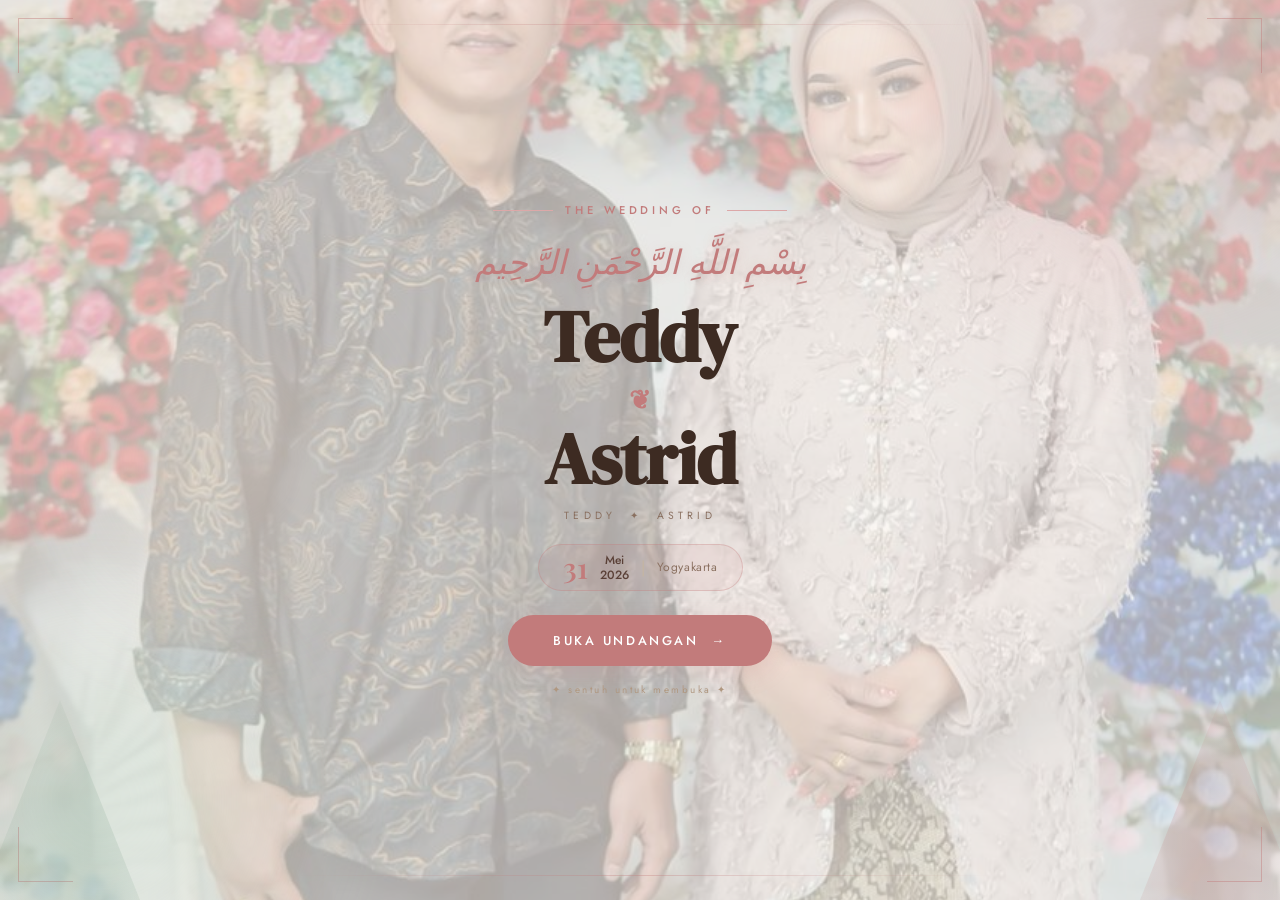
<file: index.html>
<!DOCTYPE html>
<html lang="id">

<head>
  <meta charset="UTF-8" />
  <meta name="viewport" content="width=device-width, initial-scale=1.0" />
  <title>Undangan Pernikahan — Teddy & Astrid</title>
  <link rel="stylesheet" href="style.css" />
  <link rel="preconnect" href="https://fonts.googleapis.com" />
  <link rel="preconnect" href="https://fonts.gstatic.com" crossorigin />
  <link
    href="https://fonts.googleapis.com/css2?family=Playfair+Display:ital,wght@0,400;0,600;0,700;1,400;1,600&family=DM+Serif+Display:ital@0;1&family=Jost:wght@300;400;500&display=swap"
    rel="stylesheet" />
</head>

<body>

  <!-- ========== COVER PAGE ========== -->
  <section id="cover-page" class="page cover-page">
    <div class="cover-bg-shapes">
      <div class="bg-blob b1"></div>
      <div class="bg-blob b2"></div>
      <div class="bg-blob b3"></div>
    </div>
    <div class="petals-container" id="petals-bg"></div>

    <div class="cover-frame">
      <div class="cf-corner tl"></div>
      <div class="cf-corner tr"></div>
      <div class="cf-corner bl"></div>
      <div class="cf-corner br"></div>
      <div class="cf-side-h top"></div>
      <div class="cf-side-h bottom"></div>
    </div>

    <div class="cover-content">
      <div class="cover-eyebrow reveal-up delay-1">
        <span class="ey-line"></span>
        <span class="ey-text">The Wedding of</span>
        <span class="ey-line"></span>
      </div>

      <p class="bismillah-cover reveal-fade delay-2">بِسْمِ اللَّهِ الرَّحْمَنِ الرَّحِيم</p>

      <h1 class="cover-names reveal-up delay-3">
        <span class="cn-name">Teddy</span>
        <span class="cn-amp">❦</span>
        <span class="cn-name">Astrid</span>
      </h1>

      <div class="cover-monogram reveal-fade delay-4">Teddy &nbsp;✦&nbsp; Astrid</div>

      <div class="cover-date-strip reveal-up delay-4">
        <span class="cds-num">31</span>
        <div class="cds-text">
          <span>Mei</span>
          <span>2026</span>
        </div>
        <span class="cds-sep">|</span>
        <span class="cds-loc">Yogyakarta</span>
      </div>

      <div class="guest-cover" id="guestDisplay" style="display:none;">
        <p class="gc-to">Kepada Yth.</p>
        <p class="gc-name" id="guestNameCover">—</p>
      </div>

      <button class="cover-btn reveal-up delay-5" onclick="openInvitation()">
        Buka Undangan &nbsp;→
      </button>
      <p class="cover-hint reveal-fade delay-6">✦ sentuh untuk membuka ✦</p>
    </div>

    <div class="leaf-deco leaf-l"></div>
    <div class="leaf-deco leaf-r"></div>
  </section>

  <!-- ========== INVITATION PAGE ========== -->
  <section id="invitation-page" class="page invitation-page hidden">

    <audio id="bgMusic" loop>
      <source src="Westlife - Beautiful in white (Lyrics).mp3" type="audio/mpeg" />
    </audio>

    <!-- Floating Action Buttons -->
    <div class="fab-group">
      <button class="fab music-fab" id="musicBtn" onclick="toggleMusic()" title="Musik">
        <span id="musicIcon">♪</span>
      </button>
    </div>

    <div class="petals-container" id="petals-inv"></div>

    <!-- Side Nav Dots -->
    <nav class="section-nav">
      <button onclick="scrollToSection('hero')" class="nd active" title="Beranda"></button>
      <button onclick="scrollToSection('couple')" class="nd" title="Mempelai"></button>
      <button onclick="scrollToSection('event')" class="nd" title="Acara"></button>
      <button onclick="scrollToSection('gallery')" class="nd" title="Galeri"></button>
      <button onclick="scrollToSection('wishes')" class="nd" title="Ucapan"></button>
    </nav>

    <!-- ─── HERO ─── -->
    <div class="inv-section s-hero" id="hero">
      <div class="petals-container" id="petals-hero"></div>
      <div class="inv-corner-frame">
        <div class="cf-corner tl sm"></div>
        <div class="cf-corner tr sm"></div>
        <div class="cf-corner bl sm"></div>
        <div class="cf-corner br sm"></div>
      </div>
      <div class="section-content text-center">
        <p class="bismillah-inv">بِسْمِ اللَّهِ الرَّحْمَنِ الرَّحِيم</p>
        <p class="inv-greeting">Assalamu'alaikum Warahmatullahi Wabarakatuh</p>
        <div class="slim-div"><span></span><span class="sd-gem">✦</span><span></span></div>
        <p class="inv-intro">Dengan memohon rahmat dan ridho Allah SWT, kami mengundang</p>
        <div class="guest-card" id="guestCard">
          <p class="guest-prefix">Bapak / Ibu / Saudara/i</p>
          <p class="guest-name" id="guestNameInv">Seluruh Tamu Undangan</p>
        </div>
        <p class="inv-intro">untuk hadir memberikan doa restu pada pernikahan kami</p>
        <h2 class="inv-couple">
          <span>Teddy</span>
          <span class="ic-sep">❦</span>
          <span>Astrid, S.Pd</span>
        </h2>
      </div>
    </div>

    <!-- ─── COUPLE ─── -->
    <div class="inv-section s-alt" id="couple">
      <div class="section-content">
        <div class="sec-hdr scroll-reveal">
          <span class="sh-ln"></span>
          <h3 class="sh-ttl">Mempelai</h3><span class="sh-ln"></span>
        </div>
        <div class="couple-wrap">
          <div class="cp-card scroll-reveal">
            <div class="cp-frame">
              <img src="mempelai pria.jpg" alt="Foto Mempelai Pria - Teddy" class="cp-img"
                onerror="this.style.display='none';this.nextElementSibling.style.display='flex';" />
              <div class="cp-fallback groom-fb"><span>RS</span></div>
              <div class="cp-ring"></div>
              <div class="cp-badge">Mempelai Pria</div>
            </div>
            <div class="cp-info">
              <h4 class="cp-fullname">Teddy</h4>
              <p class="cp-sub">Putra pertama dari</p>
              <p class="cp-parents">Bapak Abdrahim &amp; Ibu Idamaris</p>
            </div>
          </div>

          <div class="cp-center scroll-reveal">
            <div class="cpc-inner">
              <span class="cpc-icon">💍</span>
              <p class="cpc-txt">bersatu dalam<br>ikatan suci</p>
            </div>
          </div>

          <div class="cp-card scroll-reveal delay-1">
            <div class="cp-frame">
              <img src="mempelai wanita.jpg" alt="Foto Mempelai Wanita - Astrid, S.Pd" class="cp-img"
                onerror="this.style.display='none';this.nextElementSibling.style.display='flex';" />
              <div class="cp-fallback bride-fb"><span>NP</span></div>
              <div class="cp-ring"></div>
              <div class="cp-badge bride-badge">Mempelai Wanita</div>
            </div>
            <div class="cp-info">
              <h4 class="cp-fullname">Astrid, S.Pd</h4>
              <p class="cp-sub">Putri pertama dari</p>
              <p class="cp-parents">Bapak Zainuddin &amp; Ibu Sumiati</p>
            </div>
          </div>
        </div>
      </div>
    </div>

    <!-- ─── EVENT ─── -->
    <div class="inv-section s-alt" id="event">
      <div class="section-content">
        <div class="sec-hdr scroll-reveal">
          <span class="sh-ln"></span>
          <h3 class="sh-ttl">Rangkaian Acara</h3><span class="sh-ln"></span>
        </div>

        <div class="event-grid">
          <div class="ev-card scroll-reveal">
            <div class="ev-top">
              <span class="ev-badge akad">Akad Nikah</span>
              <span class="ev-icon">🏠</span>
            </div>
            <ul class="ev-details">
              <li><span class="evd-ico">📅</span> Minggu, 31 Mei 2026</li>
              <li><span class="evd-ico">⏰</span> 08.00 – 10.00 WITA</li>
              <li><span class="evd-ico">📍</span> Rumah Linrungloe, Desa bangkalaloe,kec.bontoramba,kab.Jeneponto</li>
            </ul>
            <div class="countdown" data-target="2026-06-14T08:00:00">
              <p class="cd-lbl-top">Hitung Mundur</p>
              <div class="cd-row">
                <div class="cd-unit"><span class="cd-n" data-unit="d">00</span><span class="cd-l">Hari</span></div>
                <span class="cd-col">:</span>
                <div class="cd-unit"><span class="cd-n" data-unit="h">00</span><span class="cd-l">Jam</span></div>
                <span class="cd-col">:</span>
                <div class="cd-unit"><span class="cd-n" data-unit="m">00</span><span class="cd-l">Menit</span></div>
                <span class="cd-col">:</span>
                <div class="cd-unit"><span class="cd-n" data-unit="s">00</span><span class="cd-l">Detik</span></div>
              </div>
          </div>

          <div class="ev-card scroll-reveal delay-1">
            <div class="ev-top">
              <span class="ev-badge resepsi">Resepsi</span>
              <span class="ev-icon">🎊</span>
            </div>
            <ul class="ev-details">
              <li><span class="evd-ico">📅</span> Minggu, 31 Mei 2026</li>
              <li><span class="evd-ico">⏰</span> 08.00-10.00 WITA</li>
              <li><span class="evd-ico">📍</span> Rumah. Linrungloe,desa bangkalaloe,Kec. Bontoramba,Kab. Jeneponto</li>
            </ul>
            <div class="countdown" data-target="2026-06-14T11:00:00">
              <p class="cd-lbl-top">Hitung Mundur</p>
              <div class="cd-row">
                <div class="cd-unit"><span class="cd-n" data-unit="d">00</span><span class="cd-l">Hari</span></div>
                <span class="cd-col">:</span>
                <div class="cd-unit"><span class="cd-n" data-unit="h">00</span><span class="cd-l">Jam</span></div>
                <span class="cd-col">:</span>
                <div class="cd-unit"><span class="cd-n" data-unit="m">00</span><span class="cd-l">Menit</span></div>
                <span class="cd-col">:</span>
                <div class="cd-unit"><span class="cd-n" data-unit="s">00</span><span class="cd-l">Detik</span></div>
              </div>
          </div>
        </div>

        <blockquote class="ayat-box scroll-reveal">
          <p class="ayat-txt">"Dan di antara tanda-tanda kebesaran-Nya ialah Dia menciptakan pasangan-pasangan untukmu
            dari jenismu sendiri, agar kamu merasa tenteram kepadanya, dan Dia menjadikan di antaramu rasa kasih dan
            sayang."</p>
          <footer class="ayat-src">— QS. Ar-Rum : 21</footer>
        </blockquote>
      </div>
    </div>

    <!-- ─── GALLERY ─── -->
    <div class="inv-section s-gallery" id="gallery">
      <div class="section-content">
        <div class="sec-hdr scroll-reveal">
          <span class="sh-ln"></span>
          <h3 class="sh-ttl">Galeri Foto</h3><span class="sh-ln"></span>
        </div>
        <p class="gal-sub scroll-reveal">Momen berharga yang kami abadikan bersama</p>
        <div class="gal-grid">
          <div class="gi tall scroll-reveal">
            <img src="Foto1.jpg" alt="Foto Prewedding 1 - Teddy & Astrid" loading="lazy"
              onerror="this.style.display='none';this.nextElementSibling.style.display='flex';" />
            <div class="gi-ph"><span>📸</span></div>
            <div class="gi-ov">Teddy &amp; Astrid</div>
          </div>
          <div class="gi scroll-reveal delay-1">
            <img src="Foto2.jpg" alt="Foto Prewedding 2 - Teddy & Astrid" loading="lazy"
              onerror="this.style.display='none';this.nextElementSibling.style.display='flex';" />
            <div class="gi-ph"><span>📸</span></div>
            <div class="gi-ov">Teddy &amp; Astrid</div>
          </div>
          <div class="gi scroll-reveal delay-1">
            <img src="Foto3.jpg" alt="Foto Prewedding 3 - Teddy & Astrid" loading="lazy"
              onerror="this.style.display='none';this.nextElementSibling.style.display='flex';" />
            <div class="gi-ph"><span>📸</span></div>
            <div class="gi-ov">Teddy &amp; Astrid</div>
          </div>
          <div class="gi scroll-reveal delay-2">
            <img src="Foto4.jpg" alt="Foto Prewedding 4 - Teddy & Astrid" loading="lazy"
              onerror="this.style.display='none';this.nextElementSibling.style.display='flex';" />
            <div class="gi-ph"><span>📸</span></div>
            <div class="gi-ov">Teddy &amp; Astrid</div>
          </div>
          <div class="gi wide scroll-reveal delay-2">
            <img src="Foto5.jpg" alt="Foto Prewedding 5 - Teddy & Astrid" loading="lazy"
              onerror="this.style.display='none';this.nextElementSibling.style.display='flex';" />
            <div class="gi-ph"><span>📸</span></div>
            <div class="gi-ov">Teddy &amp; Astrid</div>
          </div>
          <div class="gi scroll-reveal delay-3">
            <img src="Foto6.jpg" alt="Foto Prewedding 6 - Teddy & Astrid" loading="lazy"
              onerror="this.style.display='none';this.nextElementSibling.style.display='flex';" />
            <div class="gi-ph"><span>📸</span></div>
            <div class="gi-ov">Teddy &amp; Astrid</div>
          </div>
          <div class="gi wide scroll-reveal delay-2">
            <img src="Foto7.jpg" alt="Foto Prewedding 5 - Teddy & Astrid" loading="lazy"
              onerror="this.style.display='none';this.nextElementSibling.style.display='flex';" />
            <div class="gi-ph"><span>📸</span></div>
            <div class="gi-ov">Teddy &amp; Astrid</div>
          </div>
          <div class="gi wide scroll-reveal delay-2">
            <img src="Foto8.jpg" alt="Foto Prewedding 5 - Teddy & Astrid" loading="lazy"
              onerror="this.style.display='none';this.nextElementSibling.style.display='flex';" />
            <div class="gi-ph"><span>📸</span></div>
            <div class="gi-ov">Teddy &amp; Astrid</div>
          </div>
        </div>
      </div>
    </div>

    <!-- ─── HADIAH ─── -->
    <div class="inv-section s-hadiah" id="hadiah">
      <div class="section-content">
        <div class="sec-hdr scroll-reveal">
          <span class="sh-ln"></span>
          <h3 class="sh-ttl">Hadiah Pernikahan</h3>
          <span class="sh-ln"></span>
        </div>
        <p class="hadiah-sub scroll-reveal">— Amplop Digital —</p>

        <div class="hadiah-intro scroll-reveal">
          <span class="hi-icon">🎁</span>
          <p class="hi-text">Doa dan kehadiran Anda adalah hadiah terbaik bagi kami.<br>
            Namun jika Anda ingin memberikan hadiah, silakan transfer melalui rekening berikut.</p>
        </div>

        <div class="rekening-grid">

          <!-- Mempelai Pria -->
          <div class="rek-card scroll-reveal">
            <div class="rek-header groom-hdr">
              <div class="rek-avatar g">RS</div>
              <div class="rek-identity">
                <p class="rek-role g">Mempelai Pria</p>
                <p class="rek-name">Teddy</p>
              </div>
            </div>
            <div class="rek-body">
              <div class="rek-bank-row">
                <div class="rek-bank-logo rek-bca">BCA</div>
                <span class="rek-bank-name">Bank BCA</span>
              </div>
              <p class="rek-norek-lbl">Nomor Rekening</p>
              <p class="rek-norek" id="norek-groom">7325 5665 15</p>
              <p class="rek-atas-nama">a.n. Teddy</p>
              <button class="rek-copy-btn g" onclick="copyRek('norek-groom', this)">Salin Nomor Rekening</button>
            </div>
          </div>

          <!-- Mempelai Wanita -->
          <div class="rek-card scroll-reveal delay-1">
            <div class="rek-header bride-hdr">
              <div class="rek-avatar b">NP</div>
              <div class="rek-identity">
                <p class="rek-role b">Mempelai Wanita</p>
                <p class="rek-name">Astrid, S.Pd</p>
              </div>
            </div>
            <div class="rek-body">
              <div class="rek-bank-row">
                <div class="rek-bank-logo rek-bri">BRI</div>
                <span class="rek-bank-name">Bank BRI</span>
              </div>
              <p class="rek-norek-lbl">Nomor Rekening</p>
              <p class="rek-norek" id="norek-bride">8104 0103 8367 537</p>
              <p class="rek-atas-nama">a.n. Astrid</p>
              <button class="rek-copy-btn b" onclick="copyRek('norek-bride', this)">Salin Nomor Rekening</button>
            </div>
          </div>

        </div>

        <div class="hadiah-note scroll-reveal">
          <p>Mohon tuliskan nama Anda sebagai keterangan transfer.</p>
          <p>Jazakumullahu khairan atas kebaikan dan doa yang tulus. 🤍</p>
        </div>
      </div>
    </div>

    <!-- ─── WISHES ─── -->
    <div class="inv-section s-wishes" id="wishes">
      <div class="section-content">
        <div class="sec-hdr scroll-reveal">
          <span class="sh-ln"></span>
          <h3 class="sh-ttl">Ucapan &amp; Doa</h3><span class="sh-ln"></span>
        </div>
        <p class="wish-sub scroll-reveal">Doa dan ucapan tulus dari Anda sangat berarti bagi kami</p>

        <form class="wish-form scroll-reveal" onsubmit="submitWish(event)">
          <div class="form-row-2">
            <div class="form-grp">
              <label>Nama</label>
              <input type="text" id="wishName" placeholder="Nama Anda..." required />
            </div>
            <div class="form-grp">
              <label>Kehadiran</label>
              <select id="wishAttend">
                <option value="hadir">✅ Insya Allah Hadir</option>
                <option value="tidak">❌ Tidak Dapat Hadir</option>
                <option value="ragu">🤔 Masih Ragu</option>
              </select>
            </div>
          </div>
          <div class="form-grp">
            <label>Ucapan &amp; Doa</label>
            <textarea id="wishMessage" rows="3" placeholder="Tulis doa dan ucapan tulus untuk mempelai..."></textarea>
          </div>
          <button type="submit" class="wish-btn">Kirim Ucapan ✦</button>
        </form>

        <div class="wish-list" id="wishesList"></div>
      </div>
    </div>

    <!-- ─── FOOTER ─── -->
    <footer class="inv-footer">
      <div class="ft-floral">✿ ❦ ✿</div>
      <h3 class="ft-names">Teddy &amp; Astrid</h3>
      <p class="ft-msg">Merupakan suatu kehormatan dan kebahagiaan bagi kami apabila Bapak/Ibu/Saudara/i berkenan hadir
        untuk memberikan doa restu.</p>
      <p class="ft-closing">Wassalamu'alaikum Warahmatullahi Wabarakatuh</p>
      <div class="ft-floral">✿ ❦ ✿</div>
      <p class="ft-date">Minggu, 31 Mei 2026</p>

      <!-- ─── Credit Designer ─── -->
      <div class="ft-designer">
        <p class="ft-design-by">Design by <span>Zhald_Design</span></p>
        <div class="ft-socials">
          <a href="https://instagram.com/rijald_elimanafe" target="_blank" class="ft-social-btn ig">
            <svg width="15" height="15" viewBox="0 0 24 24" fill="currentColor">
              <path
                d="M12 2.163c3.204 0 3.584.012 4.85.07 3.252.148 4.771 1.691 4.919 4.919.058 1.265.069 1.645.069 4.849 0 3.205-.012 3.584-.069 4.849-.149 3.225-1.664 4.771-4.919 4.919-1.266.058-1.644.07-4.85.07-3.204 0-3.584-.012-4.849-.07-3.26-.149-4.771-1.699-4.919-4.92-.058-1.265-.07-1.644-.07-4.849 0-3.204.013-3.583.07-4.849.149-3.227 1.664-4.771 4.919-4.919 1.266-.057 1.645-.069 4.849-.069zm0-2.163c-3.259 0-3.667.014-4.947.072-4.358.2-6.78 2.618-6.98 6.98-.059 1.281-.073 1.689-.073 4.948 0 3.259.014 3.668.072 4.948.2 4.358 2.618 6.78 6.98 6.98 1.281.058 1.689.072 4.948.072 3.259 0 3.668-.014 4.948-.072 4.354-.2 6.782-2.618 6.979-6.98.059-1.28.073-1.689.073-4.948 0-3.259-.014-3.667-.072-4.947-.196-4.354-2.617-6.78-6.979-6.98-1.281-.059-1.69-.073-4.949-.073zm0 5.838c-3.403 0-6.162 2.759-6.162 6.162s2.759 6.163 6.162 6.163 6.162-2.759 6.162-6.163c0-3.403-2.759-6.162-6.162-6.162zm0 10.162c-2.209 0-4-1.79-4-4 0-2.209 1.791-4 4-4s4 1.791 4 4c0 2.21-1.791 4-4 4zm6.406-11.845c-.796 0-1.441.645-1.441 1.44s.645 1.44 1.441 1.44c.795 0 1.439-.645 1.439-1.44s-.644-1.44-1.439-1.44z" />
            </svg>
            @rijald_elimanafe
          </a>
          <a href="https://wa.me/628218912203" target="_blank" class="ft-social-btn wa">
            <svg width="15" height="15" viewBox="0 0 24 24" fill="currentColor">
              <path
                d="M17.472 14.382c-.297-.149-1.758-.867-2.03-.967-.273-.099-.471-.148-.67.15-.197.297-.767.966-.94 1.164-.173.199-.347.223-.644.075-.297-.15-1.255-.463-2.39-1.475-.883-.788-1.48-1.761-1.653-2.059-.173-.297-.018-.458.13-.606.134-.133.298-.347.446-.52.149-.174.198-.298.298-.497.099-.198.05-.371-.025-.52-.075-.149-.669-1.612-.916-2.207-.242-.579-.487-.5-.669-.51-.173-.008-.371-.01-.57-.01-.198 0-.52.074-.792.372-.272.297-1.04 1.016-1.04 2.479 0 1.462 1.065 2.875 1.213 3.074.149.198 2.096 3.2 5.077 4.487.709.306 1.262.489 1.694.625.712.227 1.36.195 1.871.118.571-.085 1.758-.719 2.006-1.413.248-.694.248-1.289.173-1.413-.074-.124-.272-.198-.57-.347m-5.421 7.403h-.004a9.87 9.87 0 01-5.031-1.378l-.361-.214-3.741.982.998-3.648-.235-.374a9.86 9.86 0 01-1.51-5.26c.001-5.45 4.436-9.884 9.888-9.884 2.64 0 5.122 1.03 6.988 2.898a9.825 9.825 0 012.893 6.994c-.003 5.45-4.437 9.884-9.885 9.884m8.413-18.297A11.815 11.815 0 0012.05 0C5.495 0 .16 5.335.157 11.892c0 2.096.547 4.142 1.588 5.945L.057 24l6.305-1.654a11.882 11.882 0 005.683 1.448h.005c6.554 0 11.89-5.335 11.893-11.893a11.821 11.821 0 00-3.48-8.413z" />
            </svg>
            0821 8912 203
          </a>
        </div>
      </div>
    </footer>

  </section>

  <div class="page-transition" id="pageTransition"></div>
  <script src="script.js"></script>
</body>

</html>
</file>
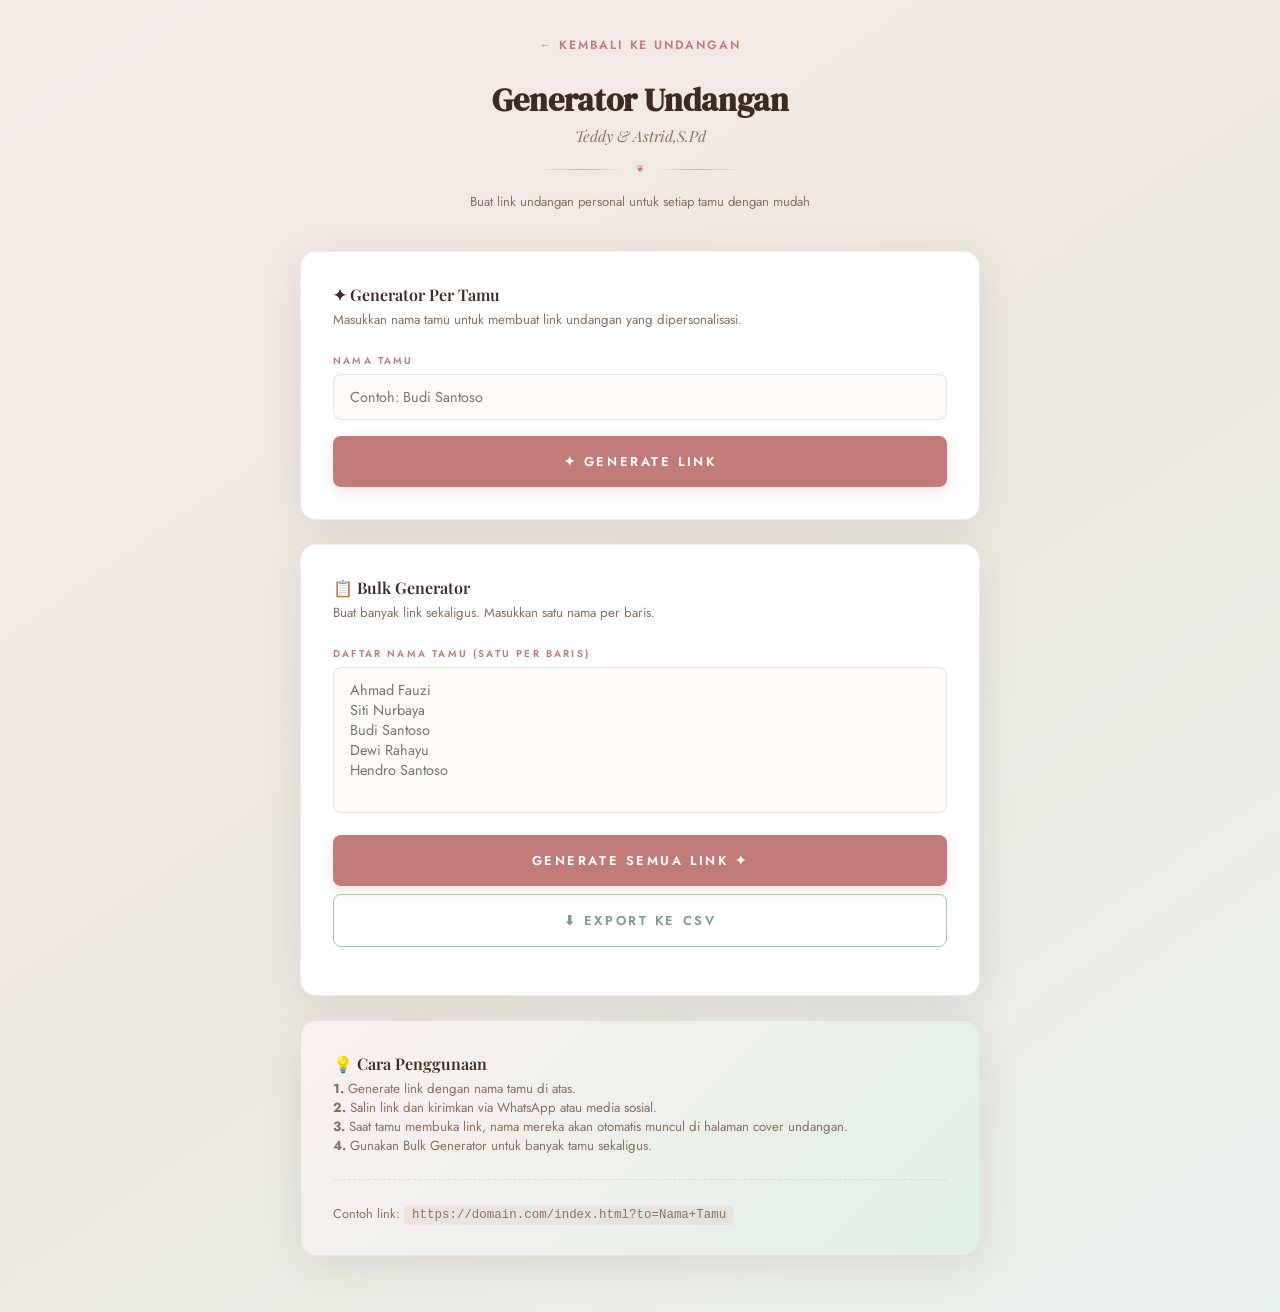
<file: generator.html>
<!DOCTYPE html>
<html lang="id">
<head>
  <meta charset="UTF-8" />
  <meta name="viewport" content="width=device-width, initial-scale=1.0" />
  <title>Generator Undangan — Teddy & Astrid,S.Pd</title>
  <link rel="preconnect" href="https://fonts.googleapis.com" />
  <link rel="preconnect" href="https://fonts.gstatic.com" crossorigin />
  <link href="https://fonts.googleapis.com/css2?family=Playfair+Display:ital,wght@0,400;0,600;1,400&family=DM+Serif+Display:ital@0;1&family=Jost:wght@300;400;500;600&display=swap" rel="stylesheet" />
  <style>
    :root {
      --rose:        #C27B7B;
      --rose-light:  #DCA8A8;
      --rose-pale:   #F2DADA;
      --rose-ultra:  #FBF0F0;
      --sage:        #7A9E87;
      --sage-light:  #A8C4B0;
      --sage-pale:   #DFF0E5;
      --warm-white:  #FDFAF7;
      --warm-cream:  #F6EFE6;
      --warm-sand:   #EBE0D0;
      --warm-brown:  #7A5C4A;
      --text-h:      #3D2B22;
      --text-body:   #5A4037;
      --text-soft:   #8A7060;
      --shadow-rose: rgba(194,123,123,0.22);
      --ff-display:  'Playfair Display', serif;
      --ff-heading:  'DM Serif Display', serif;
      --ff-body:     'Jost', sans-serif;
      --t:           all 0.35s cubic-bezier(0.25,0.46,0.45,0.94);
    }

    *, *::before, *::after { box-sizing: border-box; margin: 0; padding: 0; }
    body {
      font-family: var(--ff-body);
      background: linear-gradient(145deg, #F7EBE8 0%, #EDE8E0 50%, #E8F0EC 100%);
      min-height: 100vh; color: var(--text-body);
      padding: 2rem 1rem;
    }

    .gen-wrapper {
      max-width: 680px; margin: 0 auto;
    }

    /* Header */
    .gen-header { text-align: center; margin-bottom: 2.5rem; }
    .gen-back-link {
      display: inline-flex; align-items: center; gap: 0.4rem;
      font-size: 0.75rem; letter-spacing: 0.15em; text-transform: uppercase;
      color: var(--rose); font-weight: 600;
      text-decoration: none; margin-bottom: 1.5rem;
      transition: var(--t);
    }
    .gen-back-link:hover { color: #B06A6A; transform: translateX(-3px); }

    .gen-logo { font-family: var(--ff-heading); font-size: 2rem; color: var(--text-h); margin-bottom: 0.25rem; }
    .gen-tagline { font-family: var(--ff-display); font-style: italic; font-size: 0.95rem; color: var(--text-soft); }

    .gen-divider {
      display: flex; align-items: center; gap: 0.75rem;
      max-width: 200px; margin: 1rem auto;
    }
    .gen-divider span:not(.gd-dot) { flex: 1; height: 1px; background: linear-gradient(90deg, transparent, var(--rose-light), transparent); }
    .gd-dot { color: var(--rose); font-size: 0.6rem; }

    /* Card */
    .gen-card {
      background: #fff; border-radius: 16px; padding: 2rem;
      border: 1px solid rgba(194,123,123,0.15);
      box-shadow: 0 8px 40px rgba(61,43,34,0.1);
      margin-bottom: 1.5rem;
    }

    .card-title {
      font-family: var(--ff-display); font-size: 1rem; font-weight: 600;
      color: var(--text-h); margin-bottom: 0.3rem; display: flex; align-items: center; gap: 0.5rem;
    }
    .card-desc { font-size: 0.83rem; color: var(--text-soft); margin-bottom: 1.5rem; }

    /* Form */
    .form-grp { margin-bottom: 1rem; }
    .form-grp label {
      display: block; font-size: 0.62rem; letter-spacing: 0.22em;
      text-transform: uppercase; color: var(--rose); margin-bottom: 0.4rem; font-weight: 600;
    }
    .form-grp input,
    .form-grp textarea {
      width: 100%; background: var(--warm-white);
      border: 1.5px solid rgba(194,123,123,0.2); border-radius: 8px;
      padding: 0.75rem 1rem; font-family: var(--ff-body);
      font-size: 0.9rem; color: var(--text-h); outline: none;
      transition: var(--t); resize: none;
    }
    .form-grp input:focus,
    .form-grp textarea:focus {
      border-color: var(--rose); box-shadow: 0 0 0 3px rgba(194,123,123,0.12);
    }

    /* Buttons */
    .btn-primary {
      width: 100%; background: var(--rose); color: #fff;
      font-family: var(--ff-body); font-size: 0.8rem; letter-spacing: 0.2em;
      text-transform: uppercase; font-weight: 600;
      border: none; padding: 1rem; border-radius: 8px;
      cursor: pointer; transition: var(--t);
      box-shadow: 0 4px 16px var(--shadow-rose);
    }
    .btn-primary:hover { background: #B06A6A; transform: translateY(-2px); box-shadow: 0 8px 24px var(--shadow-rose); }

    .btn-secondary {
      width: 100%; background: transparent;
      border: 1.5px solid var(--sage-light); color: var(--sage);
      font-family: var(--ff-body); font-size: 0.8rem; letter-spacing: 0.2em;
      text-transform: uppercase; font-weight: 600;
      padding: 1rem; border-radius: 8px;
      cursor: pointer; transition: var(--t); margin-top: 0.5rem;
    }
    .btn-secondary:hover { background: var(--sage); color: #fff; border-color: var(--sage); }

    /* Result box */
    .result-box {
      background: var(--rose-ultra); border: 1px solid rgba(194,123,123,0.2);
      border-radius: 10px; padding: 1.25rem; margin-top: 1.25rem; display: none;
    }
    .result-label { font-size: 0.62rem; letter-spacing: 0.2em; text-transform: uppercase; color: var(--rose); font-weight: 600; margin-bottom: 0.5rem; display: block; }

    .link-row { display: flex; gap: 0.5rem; margin-bottom: 0.75rem; }
    .link-row input {
      flex: 1; background: #fff; border: 1px solid rgba(194,123,123,0.2);
      border-radius: 6px; padding: 0.6rem 0.85rem; font-size: 0.82rem;
      color: var(--text-soft); outline: none; min-width: 0;
    }
    .copy-btn {
      background: var(--rose); color: #fff; border: none;
      padding: 0.6rem 1.1rem; border-radius: 6px; cursor: pointer;
      font-size: 0.8rem; font-family: var(--ff-body); font-weight: 600;
      transition: var(--t); white-space: nowrap;
    }
    .copy-btn:hover { background: #B06A6A; }

    .preview-card {
      background: #fff; border-radius: 8px; padding: 1rem 1.25rem;
      font-family: var(--ff-display); font-style: italic;
      font-size: 0.9rem; color: var(--text-soft); margin-bottom: 0.75rem;
      border: 1px solid rgba(194,123,123,0.12);
      line-height: 1.6;
    }

    /* Share buttons */
    .share-row { display: flex; gap: 0.5rem; flex-wrap: wrap; }
    .share-wa {
      flex: 1; background: #25D366; color: #fff; border: none;
      padding: 0.7rem 1rem; border-radius: 7px; cursor: pointer;
      font-size: 0.8rem; font-family: var(--ff-body); font-weight: 600;
      display: flex; align-items: center; justify-content: center; gap: 0.4rem;
      transition: var(--t); min-width: 130px;
    }
    .share-wa:hover { background: #128C7E; }
    .share-copy {
      flex: 1; background: var(--warm-cream); border: 1px solid var(--warm-sand);
      color: var(--text-body); padding: 0.7rem 1rem; border-radius: 7px;
      cursor: pointer; font-size: 0.8rem; font-family: var(--ff-body); font-weight: 500;
      transition: var(--t); min-width: 130px;
    }
    .share-copy:hover { background: var(--rose); color: #fff; border-color: var(--rose); }

    /* Divider */
    .section-sep { border: none; border-top: 1px dashed rgba(194,123,123,0.2); margin: 1.5rem 0; }

    /* Bulk */
    .bulk-results {
      display: flex; flex-direction: column; gap: 0.4rem;
      max-height: 280px; overflow-y: auto; margin-top: 1rem;
    }
    .bulk-item {
      display: flex; align-items: center; justify-content: space-between; gap: 0.5rem;
      background: var(--warm-white); border: 1px solid rgba(194,123,123,0.12);
      border-radius: 7px; padding: 0.55rem 0.9rem;
    }
    .bi-num  { font-size: 0.65rem; color: var(--text-soft); min-width: 20px; font-weight: 600; }
    .bi-name { font-size: 0.85rem; color: var(--text-body); flex: 1; min-width: 0; overflow: hidden; text-overflow: ellipsis; white-space: nowrap; }
    .bi-btn  {
      background: none; border: 1px solid rgba(194,123,123,0.3); color: var(--rose);
      padding: 0.22rem 0.65rem; border-radius: 5px; cursor: pointer; font-size: 0.72rem;
      font-family: var(--ff-body); transition: var(--t); flex-shrink: 0;
    }
    .bi-btn:hover { background: var(--rose); color: #fff; }
    .bi-wa {
      background: none; border: 1px solid rgba(37,211,102,0.4); color: #25D366;
      padding: 0.22rem 0.65rem; border-radius: 5px; cursor: pointer; font-size: 0.72rem;
      font-family: var(--ff-body); transition: var(--t); flex-shrink: 0;
    }
    .bi-wa:hover { background: #25D366; color: #fff; }

    /* Export */
    .export-btn {
      display: inline-flex; align-items: center; gap: 0.5rem;
      background: var(--sage); color: #fff; border: none;
      padding: 0.7rem 1.5rem; border-radius: 7px; cursor: pointer;
      font-size: 0.78rem; font-family: var(--ff-body); font-weight: 600;
      letter-spacing: 0.1em; transition: var(--t); margin-top: 0.75rem;
    }
    .export-btn:hover { background: #5F8A70; }

    /* Stats */
    .stats-bar { display: flex; gap: 1rem; margin-top: 1rem; flex-wrap: wrap; }
    .stat-pill {
      background: var(--rose-ultra); border: 1px solid rgba(194,123,123,0.2);
      border-radius: 20px; padding: 0.35rem 0.9rem;
      font-size: 0.78rem; color: var(--rose); font-weight: 500;
    }

    /* Toast */
    #toast {
      position: fixed; bottom: 2rem; left: 50%; transform: translateX(-50%) translateY(15px);
      background: var(--text-h); color: var(--rose-pale);
      font-family: var(--ff-body); font-size: 0.8rem; letter-spacing: 0.08em;
      padding: 0.65rem 1.5rem; border-radius: 30px;
      border: 1px solid rgba(194,123,123,0.3);
      z-index: 999; opacity: 0; pointer-events: none;
      transition: opacity 0.3s ease, transform 0.3s ease;
      box-shadow: 0 6px 24px rgba(61,43,34,0.3);
    }

    /* Scrollbar */
    ::-webkit-scrollbar { width: 5px; }
    ::-webkit-scrollbar-track { background: var(--warm-cream); }
    ::-webkit-scrollbar-thumb { background: var(--rose-light); border-radius: 5px; }
  </style>
</head>
<body>

<div class="gen-wrapper">

  <!-- Header -->
  <div class="gen-header">
    <a href="index.html" class="gen-back-link">← Kembali ke Undangan</a>
    <h1 class="gen-logo">Generator Undangan</h1>
    <p class="gen-tagline">Teddy &amp; Astrid,S.Pd</p>
    <div class="gen-divider">
      <span></span><span class="gd-dot">❦</span><span></span>
    </div>
    <p style="font-size:0.82rem;color:var(--text-soft);">Buat link undangan personal untuk setiap tamu dengan mudah</p>
  </div>

  <!-- Single Generator -->
  <div class="gen-card">
    <h2 class="card-title">✦ Generator Per Tamu</h2>
    <p class="card-desc">Masukkan nama tamu untuk membuat link undangan yang dipersonalisasi.</p>

    <div class="form-grp">
      <label>Nama Tamu</label>
      <input type="text" id="singleName" placeholder="Contoh: Budi Santoso" oninput="clearResult()" />
    </div>
    <button class="btn-primary" onclick="generateSingle()">✦ Generate Link</button>

    <div class="result-box" id="singleResult">
      <span class="result-label">Link Undangan Tamu:</span>
      <div class="link-row">
        <input type="text" id="singleLink" readonly />
        <button class="copy-btn" onclick="copyText('singleLink')">Salin</button>
      </div>
      <span class="result-label">Preview Undangan:</span>
      <div class="preview-card" id="singlePreview"></div>
      <div class="share-row">
        <button class="share-wa" onclick="shareWA()">
          <svg width="16" height="16" viewBox="0 0 24 24" fill="currentColor"><path d="M17.472 14.382c-.297-.149-1.758-.867-2.03-.967-.273-.099-.471-.148-.67.15-.197.297-.767.966-.94 1.164-.173.199-.347.223-.644.075-.297-.15-1.255-.463-2.39-1.475-.883-.788-1.48-1.761-1.653-2.059-.173-.297-.018-.458.13-.606.134-.133.298-.347.446-.52.149-.174.198-.298.298-.497.099-.198.05-.371-.025-.52-.075-.149-.669-1.612-.916-2.207-.242-.579-.487-.5-.669-.51-.173-.008-.371-.01-.57-.01-.198 0-.52.074-.792.372-.272.297-1.04 1.016-1.04 2.479 0 1.462 1.065 2.875 1.213 3.074.149.198 2.096 3.2 5.077 4.487.709.306 1.262.489 1.694.625.712.227 1.36.195 1.871.118.571-.085 1.758-.719 2.006-1.413.248-.694.248-1.289.173-1.413-.074-.124-.272-.198-.57-.347m-5.421 7.403h-.004a9.87 9.87 0 01-5.031-1.378l-.361-.214-3.741.982.998-3.648-.235-.374a9.86 9.86 0 01-1.51-5.26c.001-5.45 4.436-9.884 9.888-9.884 2.64 0 5.122 1.03 6.988 2.898a9.825 9.825 0 012.893 6.994c-.003 5.45-4.437 9.884-9.885 9.884m8.413-18.297A11.815 11.815 0 0012.05 0C5.495 0 .16 5.335.157 11.892c0 2.096.547 4.142 1.588 5.945L.057 24l6.305-1.654a11.882 11.882 0 005.683 1.448h.005c6.554 0 11.89-5.335 11.893-11.893a11.821 11.821 0 00-3.48-8.413z"/></svg>
          Share WhatsApp
        </button>
        <button class="share-copy" onclick="copyText('singleLink')">📋 Salin Link</button>
      </div>
    </div>
  </div>

  <!-- Bulk Generator -->
  <div class="gen-card">
    <h2 class="card-title">📋 Bulk Generator</h2>
    <p class="card-desc">Buat banyak link sekaligus. Masukkan satu nama per baris.</p>

    <div class="form-grp">
      <label>Daftar Nama Tamu (satu per baris)</label>
      <textarea id="bulkNames" rows="6" placeholder="Ahmad Fauzi&#10;Siti Nurbaya&#10;Budi Santoso&#10;Dewi Rahayu&#10;Hendro Santoso"></textarea>
    </div>
    <button class="btn-primary" onclick="generateBulk()">Generate Semua Link ✦</button>
    <button class="btn-secondary" onclick="exportCSV()">⬇ Export ke CSV</button>

    <div class="stats-bar" id="bulkStats" style="display:none;">
      <span class="stat-pill" id="statTotal"></span>
    </div>

    <div class="bulk-results" id="bulkResults"></div>
  </div>

  <!-- Info Card -->
  <div class="gen-card" style="background: linear-gradient(135deg, var(--rose-ultra), var(--sage-pale));">
    <h2 class="card-title">💡 Cara Penggunaan</h2>
    <p class="card-desc" style="margin-bottom:0;">
      <strong>1.</strong> Generate link dengan nama tamu di atas.<br>
      <strong>2.</strong> Salin link dan kirimkan via WhatsApp atau media sosial.<br>
      <strong>3.</strong> Saat tamu membuka link, nama mereka akan otomatis muncul di halaman cover undangan.<br>
      <strong>4.</strong> Gunakan Bulk Generator untuk banyak tamu sekaligus.
    </p>
    <hr class="section-sep" />
    <p style="font-size:0.8rem; color:var(--text-soft);">
      Contoh link: <code style="background:rgba(194,123,123,0.1); padding:0.15rem 0.5rem; border-radius:4px; font-size:0.78rem;">https://domain.com/index.html?to=Nama+Tamu</code>
    </p>
  </div>

</div>

<div id="toast"></div>

<script>
  // Base URL points to index.html, NOT generator.html
  function getBase() {
    const url = new URL(window.location.href);
    url.pathname = url.pathname.replace("generator.html", "index.html");
    url.search = "";
    url.hash = "";
    return url.toString();
  }

  function buildLink(name) {
    return getBase() + "?to=" + encodeURIComponent(name);
  }

  function generateSingle() {
    const name = document.getElementById("singleName").value.trim();
    if (!name) { showToast("⚠ Masukkan nama tamu terlebih dahulu"); return; }

    const url = buildLink(name);
    document.getElementById("singleLink").value = url;
    document.getElementById("singlePreview").innerHTML =
      `Kepada Yth. <strong>${esc(name)}</strong><br><em>— Undangan Pernikahan Teddy & Astrid —</em>`;
    document.getElementById("singleResult").style.display = "block";
    document.getElementById("singleResult").scrollIntoView({ behavior: "smooth", block: "nearest" });
  }

  function clearResult() {
    document.getElementById("singleResult").style.display = "none";
  }

  function shareWA() {
    const name = document.getElementById("singleName").value.trim();
    const url  = document.getElementById("singleLink").value;
    if (!url) return;

    const msg = `Assalamu'alaikum Wr. Wb. 🌸\n\nKepada Yth.\n*${name}*\n\nDengan penuh sukacita, kami mengundang Bapak/Ibu/Saudara/i untuk hadir dalam pernikahan kami:\n\n💍 *Teddy & Astrid,S.Pd*\n📅 Minggu, 31 Mei 2026\n📍 Yogyakarta\n\nUndangan digital:\n${url}\n\nKehadiran Anda adalah kebahagiaan kami 🌸\nWassalamu'alaikum Wr. Wb.`;
    window.open("https://wa.me/?text=" + encodeURIComponent(msg), "_blank");
  }

  function generateBulk() {
    const raw   = document.getElementById("bulkNames").value.trim();
    const names = raw.split("\n").map(n => n.trim()).filter(Boolean);
    if (!names.length) { showToast("⚠ Masukkan setidaknya satu nama"); return; }

    const container = document.getElementById("bulkResults");
    container.innerHTML = "";

    names.forEach((name, i) => {
      const url = buildLink(name);
      const item = document.createElement("div");
      item.className = "bulk-item";
      item.innerHTML = `
        <span class="bi-num">${i + 1}.</span>
        <span class="bi-name" title="${esc(name)}">${esc(name)}</span>
        <button class="bi-wa"   onclick="shareWABulk('${esc(url)}','${esc(name)}')">WA</button>
        <button class="bi-btn"  onclick="copyText2('${esc(url)}')">Salin</button>
      `;
      container.appendChild(item);
    });

    const stats = document.getElementById("bulkStats");
    document.getElementById("statTotal").textContent = `${names.length} link dibuat`;
    stats.style.display = "flex";
    showToast(`✦ ${names.length} link berhasil dibuat!`);
  }

  function shareWABulk(url, name) {
    const msg = `Assalamu'alaikum Wr. Wb. 🌸\n\nKepada Yth.\n*${name}*\n\nKami mengundang Anda dalam pernikahan kami:\n\n💍 *Teddy & Astrid,S.Pd*\n📅 Minggu, 31 Mei 2026\n\n${url}\n\nWassalamu'alaikum Wr. Wb. 🌸`;
    window.open("https://wa.me/?text=" + encodeURIComponent(msg), "_blank");
  }

  function exportCSV() {
    const raw   = document.getElementById("bulkNames").value.trim();
    const names = raw.split("\n").map(n => n.trim()).filter(Boolean);
    if (!names.length) { showToast("⚠ Masukkan nama terlebih dahulu"); return; }

    const rows = [["No", "Nama Tamu", "Link Undangan"]];
    names.forEach((name, i) => rows.push([i + 1, name, buildLink(name)]));

    const csv = rows.map(r => r.map(v => `"${v}"`).join(",")).join("\n");
    const blob = new Blob([csv], { type: "text/csv;charset=utf-8;" });
    const a    = document.createElement("a");
    a.href     = URL.createObjectURL(blob);
    a.download = "undangan-Teddy-Astrid.csv";
    a.click();
    showToast("✦ File CSV berhasil diunduh!");
  }

  function copyText(inputId) {
    const input = document.getElementById(inputId);
    if (!input?.value) return;
    doCopy(input.value);
  }

  function copyText2(text) { doCopy(text); }

  function doCopy(text) {
    navigator.clipboard.writeText(text)
      .then(() => showToast("✓ Link berhasil disalin!"))
      .catch(() => {
        const t = document.createElement("textarea");
        t.value = text;
        document.body.appendChild(t);
        t.select();
        document.execCommand("copy");
        document.body.removeChild(t);
        showToast("✓ Link berhasil disalin!");
      });
  }

  function showToast(msg) {
    const t = document.getElementById("toast");
    t.textContent = msg;
    t.style.opacity = "1";
    t.style.transform = "translateX(-50%) translateY(0)";
    setTimeout(() => {
      t.style.opacity = "0";
      t.style.transform = "translateX(-50%) translateY(15px)";
    }, 2600);
  }

  function esc(str) {
    return String(str)
      .replace(/&/g,"&amp;").replace(/</g,"&lt;").replace(/>/g,"&gt;")
      .replace(/"/g,"&quot;").replace(/'/g,"&#39;");
  }

  // Enter key on single input
  document.getElementById("singleName").addEventListener("keydown", e => {
    if (e.key === "Enter") generateSingle();
  });
</script>
</body>
</html>
</file>
<file: style.css>
/* ============================================================
   UNDANGAN PERNIKAHAN — RAKA & NADIA
   Theme: Dusty Rose × Sage Green × Warm White
   Version 3.0 — Fixed badge overlap + Latar.jpg cover bg
   ============================================================ */

/* ── Variables ── */
:root {
  /* Dusty Rose Palette */
  --rose: #C27B7B;
  --rose-light: #DCA8A8;
  --rose-pale: #F2DADA;
  --rose-ultra: #FBF0F0;

  /* Sage Green Palette */
  --sage: #7A9E87;
  --sage-light: #A8C4B0;
  --sage-pale: #DFF0E5;
  --sage-ultra: #F3FAF5;

  /* Warm Neutral */
  --warm-white: #FDFAF7;
  --warm-cream: #F6EFE6;
  --warm-sand: #EBE0D0;
  --warm-taupe: #C5B5A0;
  --warm-brown: #7A5C4A;

  /* Text */
  --text-h: #3D2B22;
  --text-body: #5A4037;
  --text-soft: #8A7060;
  --text-muted: #B09880;

  /* Shadows & Overlays */
  --shadow-rose: rgba(194, 123, 123, 0.22);
  --shadow-sage: rgba(122, 158, 135, 0.22);
  --shadow-warm: rgba(61, 43, 34, 0.12);

  /* Fonts */
  --ff-display: 'Playfair Display', serif;
  --ff-heading: 'DM Serif Display', serif;
  --ff-body: 'Jost', sans-serif;

  /* Transition */
  --t: all 0.4s cubic-bezier(0.25, 0.46, 0.45, 0.94);
}

/* ── Reset ── */
*,
*::before,
*::after {
  box-sizing: border-box;
  margin: 0;
  padding: 0;
}

html {
  scroll-behavior: smooth;
}

body {
  font-family: var(--ff-body);
  background: var(--warm-white);
  color: var(--text-body);
  overflow-x: hidden;
  line-height: 1.7;
}

a {
  text-decoration: none;
}

img {
  display: block;
  max-width: 100%;
}

.page {
  min-height: 100vh;
  position: relative;
  overflow: hidden;
}

.hidden {
  display: none !important;
}

.text-center {
  text-align: center;
}

/* ============================================================
   COVER PAGE
   ============================================================ */
.cover-page {
  background: url('Latar.jpg') center center / cover no-repeat;
  display: flex;
  align-items: center;
  justify-content: center;
  min-height: 100vh;
  text-align: center;
  position: relative;
}

/* Overlay agar teks tetap terbaca di atas foto latar */
.cover-page::before {
  content: '';
  position: absolute;
  inset: 0;
  background: rgba(253, 243, 238, 0.68);
  z-index: 0;
}

/* Blob backgrounds */
.cover-bg-shapes {
  position: absolute;
  inset: 0;
  overflow: hidden;
  pointer-events: none;
  z-index: 1;
}

.bg-blob {
  position: absolute;
  border-radius: 50%;
  filter: blur(80px);
  opacity: 0.35;
}

.b1 {
  width: 400px;
  height: 400px;
  background: #E8BABA;
  top: -100px;
  right: -80px;
  animation: blobFloat 8s ease-in-out infinite;
}

.b2 {
  width: 320px;
  height: 320px;
  background: #B8D4C0;
  bottom: -60px;
  left: -60px;
  animation: blobFloat 10s ease-in-out infinite 2s;
}

.b3 {
  width: 200px;
  height: 200px;
  background: #E8D8C8;
  top: 40%;
  left: 10%;
  animation: blobFloat 7s ease-in-out infinite 1s;
}

/* Frame */
.cover-frame {
  position: absolute;
  inset: 0;
  pointer-events: none;
  z-index: 2;
}

.cf-corner {
  position: absolute;
  width: 55px;
  height: 55px;
  border-color: rgba(194, 123, 123, 0.45);
  border-style: solid;
}

.cf-corner.tl {
  top: 18px;
  left: 18px;
  border-width: 1.5px 0 0 1.5px;
}

.cf-corner.tr {
  top: 18px;
  right: 18px;
  border-width: 1.5px 1.5px 0 0;
}

.cf-corner.bl {
  bottom: 18px;
  left: 18px;
  border-width: 0 0 1.5px 1.5px;
}

.cf-corner.br {
  bottom: 18px;
  right: 18px;
  border-width: 0 1.5px 1.5px 0;
}

.cf-corner.sm {
  width: 32px;
  height: 32px;
}

.cf-corner.sm.tl {
  top: 12px;
  left: 12px;
}

.cf-corner.sm.tr {
  top: 12px;
  right: 12px;
  left: auto;
}

.cf-corner.sm.bl {
  bottom: 12px;
  left: 12px;
  top: auto;
}

.cf-corner.sm.br {
  bottom: 12px;
  right: 12px;
  top: auto;
  left: auto;
}

.cf-side-h {
  position: absolute;
  left: 50%;
  transform: translateX(-50%);
  width: 55%;
  height: 1px;
  background: linear-gradient(90deg, transparent, rgba(194, 123, 123, 0.35), transparent);
}

.cf-side-h.top {
  top: 24px;
}

.cf-side-h.bottom {
  bottom: 24px;
}

/* Leaf decorations */
.leaf-deco {
  position: absolute;
  bottom: 0;
  z-index: 2;
  pointer-events: none;
  width: 160px;
  height: 200px;
  opacity: 0.25;
}

.leaf-l {
  left: -20px;
  background: radial-gradient(ellipse at 60% 80%, #7A9E87, transparent);
  clip-path: polygon(50% 0%, 100% 100%, 0% 100%);
}

.leaf-r {
  right: -20px;
  background: radial-gradient(ellipse at 40% 80%, #C27B7B, transparent);
  clip-path: polygon(50% 0%, 100% 100%, 0% 100%);
}

/* Cover Content */
.cover-content {
  position: relative;
  z-index: 10;
  padding: 3rem 2rem;
  max-width: 500px;
  width: 100%;
}

.cover-eyebrow {
  display: flex;
  align-items: center;
  gap: 0.75rem;
  justify-content: center;
  margin-bottom: 0.75rem;
}

.ey-line {
  flex: 1;
  max-width: 60px;
  height: 1px;
  background: var(--rose-light);
}

.ey-text {
  font-family: var(--ff-body);
  font-size: 0.7rem;
  letter-spacing: 0.35em;
  text-transform: uppercase;
  color: var(--rose);
  font-weight: 500;
}

.bismillah-cover {
  font-family: var(--ff-display);
  font-style: italic;
  font-size: clamp(1.4rem, 4.5vw, 2.1rem);
  color: var(--rose);
  margin-bottom: 0.5rem;
  text-shadow: 0 1px 12px var(--shadow-rose);
}

.cover-names {
  display: flex;
  flex-direction: column;
  align-items: center;
  gap: 0.1rem;
  margin: 0.75rem 0;
}

.cn-name {
  font-family: var(--ff-heading);
  font-size: clamp(2.6rem, 9vw, 4.5rem);
  color: var(--text-h);
  line-height: 1;
  letter-spacing: -0.01em;
}

.cn-amp {
  font-family: var(--ff-display);
  font-size: 1.6rem;
  color: var(--rose);
  margin: 0.1rem 0;
}

.cover-monogram {
  font-family: var(--ff-body);
  font-size: 0.65rem;
  letter-spacing: 0.4em;
  text-transform: uppercase;
  color: var(--text-soft);
  margin-bottom: 1.2rem;
}

.cover-date-strip {
  display: inline-flex;
  align-items: center;
  gap: 0.75rem;
  background: rgba(194, 123, 123, 0.1);
  border: 1px solid rgba(194, 123, 123, 0.3);
  border-radius: 40px;
  padding: 0.5rem 1.5rem;
  margin-bottom: 1.5rem;
}

.cds-num {
  font-family: var(--ff-display);
  font-size: 1.8rem;
  color: var(--rose);
  font-weight: 600;
  line-height: 1;
}

.cds-text {
  display: flex;
  flex-direction: column;
  line-height: 1.2;
}

.cds-text span {
  font-family: var(--ff-body);
  font-size: 0.75rem;
  color: var(--text-body);
  font-weight: 500;
}

.cds-sep {
  color: var(--warm-taupe);
  font-size: 1rem;
}

.cds-loc {
  font-family: var(--ff-body);
  font-size: 0.75rem;
  color: var(--text-soft);
  letter-spacing: 0.05em;
}

/* Guest cover */
.guest-cover {
  background: rgba(255, 255, 255, 0.7);
  backdrop-filter: blur(4px);
  border: 1px solid rgba(194, 123, 123, 0.25);
  border-radius: 8px;
  padding: 0.75rem 1.75rem;
  margin-bottom: 1.5rem;
}

.gc-to {
  font-size: 0.65rem;
  letter-spacing: 0.25em;
  text-transform: uppercase;
  color: var(--rose);
  margin-bottom: 0.25rem;
}

.gc-name {
  font-family: var(--ff-display);
  font-size: 1.4rem;
  font-style: italic;
  color: var(--text-h);
}

/* Cover Button */
.cover-btn {
  display: inline-block;
  background: var(--rose);
  color: #fff;
  font-family: var(--ff-body);
  font-size: 0.8rem;
  letter-spacing: 0.2em;
  text-transform: uppercase;
  font-weight: 500;
  border: none;
  padding: 1rem 2.8rem;
  border-radius: 50px;
  cursor: pointer;
  box-shadow: 0 6px 24px var(--shadow-rose);
  transition: var(--t);
  position: relative;
  overflow: hidden;
}

.cover-btn::after {
  content: '';
  position: absolute;
  inset: 0;
  background: linear-gradient(90deg, transparent, rgba(255, 255, 255, 0.2), transparent);
  transform: translateX(-100%);
  transition: transform 0.5s ease;
}

.cover-btn:hover::after {
  transform: translateX(100%);
}

.cover-btn:hover {
  background: #B06A6A;
  transform: translateY(-3px);
  box-shadow: 0 12px 32px var(--shadow-rose);
}

.cover-hint {
  font-size: 0.62rem;
  letter-spacing: 0.25em;
  color: var(--text-muted);
  margin-top: 1rem;
  animation: pulseOpacity 2.5s ease-in-out infinite;
}

/* ============================================================
   INVITATION PAGE
   ============================================================ */
.invitation-page {
  background: var(--warm-white);
}

/* FAB Group */
.fab-group {
  position: fixed;
  top: 1rem;
  right: 1rem;
  z-index: 200;
  display: flex;
  gap: 0.5rem;
}

.fab {
  width: 44px;
  height: 44px;
  border-radius: 50%;
  display: flex;
  align-items: center;
  justify-content: center;
  font-size: 1.1rem;
  cursor: pointer;
  box-shadow: 0 3px 14px var(--shadow-warm);
  transition: var(--t);
  border: none;
}

.music-fab {
  background: var(--rose);
  color: #fff;
}

.music-fab:hover {
  background: #B06A6A;
  transform: scale(1.1);
}

.music-fab.playing {
  animation: musicPulse 1.5s ease-in-out infinite;
}

.gen-fab {
  background: var(--sage);
  color: #fff;
}

.gen-fab:hover {
  background: #5F8A70;
  transform: scale(1.1) rotate(20deg);
}

/* Nav Dots */
.section-nav {
  position: fixed;
  right: 1rem;
  top: 50%;
  transform: translateY(-50%);
  z-index: 100;
  display: flex;
  flex-direction: column;
  gap: 0.5rem;
}

.nd {
  width: 10px;
  height: 10px;
  border-radius: 50%;
  padding: 0;
  background: rgba(194, 123, 123, 0.25);
  border: 1.5px solid rgba(194, 123, 123, 0.5);
  cursor: pointer;
  transition: var(--t);
}

.nd.active,
.nd:hover {
  background: var(--rose);
  transform: scale(1.3);
  border-color: var(--rose);
}

/* ============================================================
   SECTIONS
   ============================================================ */
.inv-section {
  position: relative;
  padding: 5rem 1.5rem;
  overflow: hidden;
}

.s-alt {
  background: var(--warm-cream);
}

.s-lovestory {
  background: linear-gradient(160deg, #F8F0F0 0%, #F0F4F0 100%);
}

.s-gallery {
  background: var(--warm-white);
}

.s-wishes {
  background: var(--warm-cream);
}

.section-content {
  max-width: 820px;
  margin: 0 auto;
  position: relative;
  z-index: 5;
}

/* Section Header */
.sec-hdr {
  display: flex;
  align-items: center;
  gap: 1rem;
  margin-bottom: 2.5rem;
  justify-content: center;
}

.sh-ln {
  flex: 1;
  max-width: 90px;
  height: 1px;
}

.sh-ln:first-child {
  background: linear-gradient(90deg, transparent, var(--rose-light));
}

.sh-ln:last-child {
  background: linear-gradient(90deg, var(--rose-light), transparent);
}

.sh-ttl {
  font-family: var(--ff-body);
  font-size: 0.72rem;
  letter-spacing: 0.38em;
  text-transform: uppercase;
  color: var(--rose);
  white-space: nowrap;
  font-weight: 500;
}

/* ── HERO ── */
.s-hero {
  background: linear-gradient(160deg, #F7EBE8 0%, #EDE8E0 50%, #E8F0EC 100%);
  text-align: center;
  padding: 5rem 1.5rem;
}

.inv-corner-frame {
  position: absolute;
  inset: 0;
  pointer-events: none;
  z-index: 2;
}

.bismillah-inv {
  font-family: var(--ff-display);
  font-style: italic;
  font-size: clamp(1.3rem, 4vw, 1.8rem);
  color: var(--rose);
  margin-bottom: 0.5rem;
}

.inv-greeting {
  font-family: var(--ff-body);
  font-size: 0.72rem;
  letter-spacing: 0.3em;
  text-transform: uppercase;
  color: var(--sage);
  margin-bottom: 0.75rem;
  font-weight: 500;
}

.slim-div {
  display: flex;
  align-items: center;
  gap: 0.75rem;
  justify-content: center;
  margin: 0.75rem auto;
  max-width: 200px;
}

.slim-div span:not(.sd-gem) {
  flex: 1;
  height: 1px;
  background: linear-gradient(90deg, transparent, var(--rose-light), transparent);
}

.sd-gem {
  color: var(--rose);
  font-size: 0.6rem;
}

.inv-intro {
  font-family: var(--ff-display);
  font-size: clamp(0.95rem, 2.5vw, 1.1rem);
  font-style: italic;
  color: var(--text-body);
  margin: 0.75rem 0;
}

.guest-card {
  background: rgba(255, 255, 255, 0.8);
  backdrop-filter: blur(6px);
  border: 1px solid rgba(194, 123, 123, 0.25);
  border-radius: 10px;
  padding: 1rem 2rem;
  margin: 1.25rem auto;
  max-width: 380px;
  box-shadow: 0 4px 20px var(--shadow-rose);
}

.guest-prefix {
  font-size: 0.65rem;
  letter-spacing: 0.2em;
  text-transform: uppercase;
  color: var(--rose);
  margin-bottom: 0.25rem;
  font-weight: 500;
}

.guest-name {
  font-family: var(--ff-display);
  font-size: clamp(1.3rem, 4vw, 1.8rem);
  font-style: italic;
  color: var(--text-h);
}

.inv-couple {
  font-family: var(--ff-heading);
  font-size: clamp(1.7rem, 5.5vw, 2.8rem);
  color: var(--text-h);
  margin-top: 1.5rem;
  display: flex;
  flex-direction: column;
  align-items: center;
  gap: 0.15rem;
}

.ic-sep {
  font-family: var(--ff-display);
  font-size: 1.3rem;
  color: var(--rose);
  font-style: normal;
  margin: 0.1rem 0;
}

/* ── COUPLE ── */
.couple-wrap {
  display: flex;
  flex-direction: column;
  align-items: center;
  gap: 2rem;
}

@media (min-width: 640px) {
  .couple-wrap {
    flex-direction: row;
    align-items: flex-start;
  }
}

.cp-card {
  flex: 1;
  max-width: 240px;
  text-align: center;
}

/* ─────────────────────────────────────────────
   FIX: Tambah padding-bottom agar badge tidak
   tertutup oleh konten di bawahnya
───────────────────────────────────────────── */
.cp-frame {
  position: relative;
  width: 150px;
  height: 150px;
  margin: 0 auto 2rem;
  /* dinaikkan dari 1.25rem → 2rem untuk beri ruang badge */
}

.cp-img {
  width: 150px;
  height: 150px;
  border-radius: 50%;
  object-fit: cover;
  object-position: center top;
  border: 3px solid var(--rose-light);
  position: relative;
  z-index: 2;
}

.cp-fallback {
  width: 150px;
  height: 150px;
  border-radius: 50%;
  display: none;
  align-items: center;
  justify-content: center;
  font-family: var(--ff-heading);
  font-size: 2rem;
  border: 3px solid var(--rose-light);
  position: relative;
  z-index: 2;
}

.groom-fb {
  background: linear-gradient(135deg, var(--sage-pale), var(--sage-light));
  color: var(--sage);
}

.bride-fb {
  background: linear-gradient(135deg, var(--rose-pale), var(--rose-light));
  color: var(--rose);
}

.cp-ring {
  position: absolute;
  top: -8px;
  left: -8px;
  right: -8px;
  bottom: -8px;
  border: 1.5px dashed rgba(194, 123, 123, 0.35);
  border-radius: 50%;
  animation: rotateSlow 14s linear infinite;
}

/* ─────────────────────────────────────────────
   FIX: Badge digeser ke bawah foto sepenuhnya
   bottom: -18px  (sebelumnya -8px, tertutup foto)
   z-index: 3     (di atas foto)
───────────────────────────────────────────── */
.cp-badge {
  position: absolute;
  bottom: -18px;
  left: 50%;
  transform: translateX(-50%);
  background: var(--rose);
  color: #fff;
  font-size: 0.58rem;
  letter-spacing: 0.2em;
  text-transform: uppercase;
  padding: 0.25rem 0.9rem;
  border-radius: 20px;
  white-space: nowrap;
  font-family: var(--ff-body);
  font-weight: 500;
  z-index: 3;
}

.bride-badge {
  background: var(--sage);
}

.cp-fullname {
  font-family: var(--ff-display);
  font-size: 1.2rem;
  font-weight: 600;
  color: var(--text-h);
  margin-bottom: 0.4rem;
}

.cp-sub {
  font-size: 0.78rem;
  font-style: italic;
  color: var(--text-soft);
  margin-bottom: 0.1rem;
}

.cp-parents {
  font-size: 0.85rem;
  color: var(--text-body);
  font-weight: 500;
}

.cp-center {
  display: flex;
  align-items: center;
  justify-content: center;
  flex: 0 0 auto;
}

.cpc-inner {
  text-align: center;
}

.cpc-icon {
  font-size: 2.5rem;
  display: block;
}

.cpc-txt {
  font-family: var(--ff-display);
  font-size: 0.88rem;
  font-style: italic;
  color: var(--text-soft);
  margin-top: 0.35rem;
}

/* ── EVENT ── */
.event-grid {
  display: flex;
  flex-direction: column;
  gap: 1.5rem;
  margin-bottom: 2.5rem;
}

@media (min-width: 640px) {
  .event-grid {
    flex-direction: row;
  }
}

.ev-card {
  flex: 1;
  background: #fff;
  border-radius: 14px;
  padding: 1.75rem 1.5rem;
  text-align: center;
  border: 1px solid rgba(194, 123, 123, 0.12);
  box-shadow: 0 4px 24px var(--shadow-warm);
  transition: var(--t);
  overflow: hidden;
  position: relative;
}

.ev-card::before {
  content: '';
  position: absolute;
  top: 0;
  left: 0;
  right: 0;
  height: 4px;
  background: linear-gradient(90deg, var(--rose), var(--sage));
}

.ev-card:hover {
  transform: translateY(-4px);
  box-shadow: 0 14px 40px var(--shadow-rose);
}

.ev-top {
  display: flex;
  align-items: center;
  justify-content: center;
  gap: 0.75rem;
  margin-bottom: 1.25rem;
}

.ev-badge {
  font-family: var(--ff-body);
  font-size: 0.65rem;
  letter-spacing: 0.3em;
  text-transform: uppercase;
  font-weight: 600;
  padding: 0.35rem 1.25rem;
  border-radius: 20px;
}

.ev-badge.akad {
  background: var(--rose-pale);
  color: var(--rose);
}

.ev-badge.resepsi {
  background: var(--sage-pale);
  color: var(--sage);
}

.ev-icon {
  font-size: 1.6rem;
}

.ev-details {
  list-style: none;
  text-align: left;
  margin-bottom: 1.25rem;
}

.ev-details li {
  display: flex;
  align-items: flex-start;
  gap: 0.5rem;
  font-size: 0.875rem;
  color: var(--text-body);
  margin-bottom: 0.4rem;
}

.evd-ico {
  flex-shrink: 0;
}

/* Countdown */
.countdown {
  margin-bottom: 1.25rem;
}

.cd-lbl-top {
  font-size: 0.62rem;
  letter-spacing: 0.2em;
  text-transform: uppercase;
  color: var(--rose);
  margin-bottom: 0.6rem;
  font-weight: 500;
}

.cd-row {
  display: flex;
  align-items: center;
  justify-content: center;
  gap: 0.3rem;
}

.cd-unit {
  display: flex;
  flex-direction: column;
  align-items: center;
  min-width: 44px;
}

.cd-n {
  font-family: var(--ff-display);
  font-size: 1.4rem;
  font-weight: 600;
  color: var(--text-h);
  line-height: 1;
}

.cd-l {
  font-size: 0.55rem;
  letter-spacing: 0.1em;
  text-transform: uppercase;
  color: var(--text-muted);
  margin-top: 0.15rem;
}

.cd-col {
  font-family: var(--ff-display);
  font-size: 1.2rem;
  color: var(--rose-light);
  margin-bottom: 0.8rem;
}

.ev-map-btn {
  display: inline-block;
  background: transparent;
  border: 1.5px solid var(--rose-light);
  color: var(--rose);
  font-family: var(--ff-body);
  font-size: 0.72rem;
  letter-spacing: 0.12em;
  padding: 0.55rem 1.4rem;
  border-radius: 30px;
  margin-bottom: 1rem;
  transition: var(--t);
  font-weight: 500;
}

.ev-map-btn:hover {
  background: var(--rose);
  color: #fff;
  border-color: var(--rose);
}

.maps-embed {
  border-radius: 10px;
  overflow: hidden;
  border: 1px solid rgba(194, 123, 123, 0.15);
}

.ayat-box {
  background: linear-gradient(135deg, var(--rose-ultra), var(--sage-ultra));
  border-left: 3px solid var(--rose);
  border-radius: 0 12px 12px 0;
  padding: 1.75rem 2rem 1.75rem 2.25rem;
}

.ayat-txt {
  font-family: var(--ff-display);
  font-size: clamp(0.95rem, 2.5vw, 1.1rem);
  font-style: italic;
  color: var(--text-body);
  line-height: 1.9;
  margin-bottom: 0.75rem;
}

.ayat-src {
  font-family: var(--ff-body);
  font-size: 0.7rem;
  letter-spacing: 0.2em;
  text-transform: uppercase;
  color: var(--rose);
  font-weight: 500;
}

/* ── GALLERY ── */
.gal-sub {
  text-align: center;
  font-family: var(--ff-display);
  font-style: italic;
  color: var(--text-soft);
  margin-top: -1.5rem;
  margin-bottom: 2rem;
}

.gal-grid {
  display: flex;
  flex-direction: column;
  gap: 0.6rem;
}

.gi {
  position: relative;
  border-radius: 10px;
  overflow: hidden;
  cursor: pointer;
  background: var(--warm-sand);
  width: 100%;
}

/* Hapus semua span dan aspect-ratio */
.gi.tall,
.gi.wide,
.gi:nth-child(1) {
  grid-column: unset;
  grid-row: unset;
}

.gi img {
  width: 100%;
  height: auto;
  display: block;
  object-fit: contain;
  transition: transform 0.6s ease;
}

.gi:hover img {
  transform: scale(1.03);
}

.gi-ph {
  width: 100%;
  padding: 4rem 0;
  background: linear-gradient(135deg, var(--rose-pale), var(--sage-pale));
  display: none;
  align-items: center;
  justify-content: center;
  font-size: 2rem;
}

.gi-ov {
  position: absolute;
  bottom: 0;
  left: 0;
  right: 0;
  background: linear-gradient(transparent, rgba(61, 43, 34, 0.55));
  color: rgba(255, 255, 255, 0.9);
  font-family: var(--ff-display);
  font-size: 0.78rem;
  font-style: italic;
  text-align: center;
  padding: 1.5rem 0.5rem 0.6rem;
  opacity: 0;
  transform: translateY(5px);
  transition: var(--t);
}

.gi:hover .gi-ov {
  opacity: 1;
  transform: translateY(0);
}

@media (max-width: 520px) {
  .gal-grid {
    gap: 0.5rem;
  }
}

/* ── HADIAH ── */
.s-hadiah {
  background: var(--warm-cream);
}

.hadiah-sub {
  text-align: center;
  font-family: var(--ff-display);
  font-style: italic;
  color: var(--text-soft);
  margin-top: -1.5rem;
  margin-bottom: 2rem;
  font-size: 0.95rem;
}

.hadiah-intro {
  background: #fff;
  border-radius: 14px;
  border: 1px solid rgba(194, 123, 123, 0.15);
  padding: 1.5rem 2rem;
  text-align: center;
  margin-bottom: 2rem;
  box-shadow: 0 4px 20px var(--shadow-warm);
}

.hi-icon {
  font-size: 1.8rem;
  margin-bottom: 0.5rem;
  display: block;
}

.hi-text {
  font-family: var(--ff-display);
  font-style: italic;
  font-size: 0.95rem;
  color: var(--text-body);
  line-height: 1.8;
}

.rekening-grid {
  display: flex;
  flex-direction: column;
  gap: 1.25rem;
}

@media (min-width: 580px) {
  .rekening-grid {
    flex-direction: row;
  }
}

.rek-card {
  flex: 1;
  background: #fff;
  border-radius: 16px;
  border: 1px solid rgba(194, 123, 123, 0.15);
  box-shadow: 0 6px 28px var(--shadow-warm);
  overflow: hidden;
  transition: var(--t);
}

.rek-card:hover {
  transform: translateY(-4px);
  box-shadow: 0 14px 40px var(--shadow-rose);
}

.rek-header {
  padding: 1.25rem 1.5rem 1rem;
  display: flex;
  align-items: center;
  gap: 0.85rem;
}

.groom-hdr {
  background: linear-gradient(135deg, var(--sage-pale), #F3FAF5);
  border-bottom: 1px solid rgba(122, 158, 135, 0.2);
}

.bride-hdr {
  background: linear-gradient(135deg, var(--rose-ultra), #F2DADA44);
  border-bottom: 1px solid rgba(194, 123, 123, 0.2);
}

.rek-avatar {
  width: 44px;
  height: 44px;
  border-radius: 50%;
  display: flex;
  align-items: center;
  justify-content: center;
  font-family: var(--ff-heading);
  font-size: 1.1rem;
  font-weight: 600;
  flex-shrink: 0;
}

.rek-avatar.g {
  background: var(--sage-light);
  color: #2D5C3F;
}

.rek-avatar.b {
  background: var(--rose-light);
  color: #6B2D2D;
}

.rek-role {
  font-size: 0.6rem;
  letter-spacing: 0.25em;
  text-transform: uppercase;
  font-weight: 500;
  margin-bottom: 0.15rem;
}

.rek-role.g {
  color: var(--sage);
}

.rek-role.b {
  color: var(--rose);
}

.rek-name {
  font-family: var(--ff-display);
  font-size: 1rem;
  font-weight: 600;
  color: var(--text-h);
}

.rek-body {
  padding: 1.25rem 1.5rem;
}

.rek-bank-row {
  display: flex;
  align-items: center;
  gap: 0.6rem;
  margin-bottom: 0.85rem;
}

.rek-bank-logo {
  width: 36px;
  height: 36px;
  border-radius: 8px;
  display: flex;
  align-items: center;
  justify-content: center;
  font-size: 0.55rem;
  font-weight: 700;
  letter-spacing: 0.05em;
  text-transform: uppercase;
  flex-shrink: 0;
}

.rek-bni {
  background: #1A6B2F;
  color: #fff;
}

.rek-bca {
  background: #004A97;
  color: #fff;
}

.rek-bank-name {
  font-size: 0.8rem;
  font-weight: 500;
  color: var(--text-body);
}

.rek-norek-lbl {
  font-size: 0.6rem;
  letter-spacing: 0.2em;
  text-transform: uppercase;
  color: var(--text-muted);
  margin-bottom: 0.25rem;
  font-weight: 500;
}

.rek-norek {
  font-family: 'Courier New', monospace;
  font-size: 1.2rem;
  font-weight: 700;
  color: var(--text-h);
  letter-spacing: 0.12em;
  margin-bottom: 0.35rem;
}

.rek-atas-nama {
  font-size: 0.78rem;
  color: var(--text-soft);
  margin-bottom: 1.1rem;
}

.rek-copy-btn {
  width: 100%;
  padding: 0.65rem;
  border-radius: 30px;
  border: 1.5px solid;
  font-family: var(--ff-body);
  font-size: 0.75rem;
  letter-spacing: 0.15em;
  text-transform: uppercase;
  font-weight: 500;
  cursor: pointer;
  transition: var(--t);
  background: transparent;
}

.rek-copy-btn.g {
  border-color: var(--sage-light);
  color: var(--sage);
}

.rek-copy-btn.g:hover {
  background: var(--sage);
  color: #fff;
  border-color: var(--sage);
}

.rek-copy-btn.b {
  border-color: var(--rose-light);
  color: var(--rose);
}

.rek-copy-btn.b:hover {
  background: var(--rose);
  color: #fff;
  border-color: var(--rose);
}

.rek-copy-btn.copied {
  opacity: 0.7;
  cursor: default;
}

.hadiah-note {
  text-align: center;
  margin-top: 2rem;
  padding: 1.25rem 1.75rem;
  background: rgba(255, 255, 255, 0.7);
  border-radius: 10px;
  border: 1px solid rgba(194, 123, 123, 0.12);
  max-width: 500px;
  margin-left: auto;
  margin-right: auto;
}

.hadiah-note p {
  font-family: var(--ff-display);
  font-style: italic;
  font-size: 0.85rem;
  color: var(--text-soft);
  line-height: 1.8;
}

.hadiah-note p+p {
  margin-top: 0.4rem;
}

/* ── WISHES ── */
.wish-sub {
  text-align: center;
  font-family: var(--ff-display);
  font-style: italic;
  color: var(--text-soft);
  margin-top: -1.5rem;
  margin-bottom: 2rem;
}

.wish-form {
  background: #fff;
  border: 1px solid rgba(194, 123, 123, 0.15);
  border-radius: 14px;
  padding: 2rem;
  margin-bottom: 2rem;
  box-shadow: 0 4px 22px var(--shadow-warm);
}

.form-row-2 {
  display: grid;
  grid-template-columns: 1fr 1fr;
  gap: 1rem;
}

@media (max-width: 480px) {
  .form-row-2 {
    grid-template-columns: 1fr;
  }
}

.form-grp {
  margin-bottom: 1rem;
}

.form-grp label {
  display: block;
  font-size: 0.65rem;
  letter-spacing: 0.2em;
  text-transform: uppercase;
  color: var(--rose);
  margin-bottom: 0.4rem;
  font-weight: 600;
}

.form-grp input,
.form-grp select,
.form-grp textarea {
  width: 100%;
  background: var(--warm-white);
  border: 1.5px solid rgba(194, 123, 123, 0.2);
  border-radius: 8px;
  padding: 0.7rem 1rem;
  font-family: var(--ff-body);
  font-size: 0.9rem;
  color: var(--text-h);
  outline: none;
  resize: none;
  transition: var(--t);
}

.form-grp input:focus,
.form-grp select:focus,
.form-grp textarea:focus {
  border-color: var(--rose);
  box-shadow: 0 0 0 3px rgba(194, 123, 123, 0.12);
}

.wish-btn {
  width: 100%;
  background: var(--rose);
  color: #fff;
  font-family: var(--ff-body);
  font-size: 0.8rem;
  letter-spacing: 0.2em;
  text-transform: uppercase;
  border: none;
  padding: 1rem;
  border-radius: 8px;
  cursor: pointer;
  transition: var(--t);
  font-weight: 500;
  box-shadow: 0 4px 16px var(--shadow-rose);
}

.wish-btn:hover {
  background: #B06A6A;
  transform: translateY(-2px);
  box-shadow: 0 8px 24px var(--shadow-rose);
}

/* Wish Items */
.wish-list {
  display: flex;
  flex-direction: column;
  gap: 1rem;
}

.wish-item {
  background: #fff;
  border: 1px solid rgba(194, 123, 123, 0.12);
  border-radius: 10px;
  padding: 1.1rem 1.25rem;
  box-shadow: 0 2px 10px var(--shadow-warm);
  animation: fadeSlideUp 0.5s ease forwards;
}

.wi-top {
  display: flex;
  justify-content: space-between;
  align-items: flex-start;
  gap: 0.5rem;
  margin-bottom: 0.4rem;
}

.wi-name {
  font-family: var(--ff-display);
  font-size: 1rem;
  font-weight: 600;
  color: var(--text-h);
}

.wi-badge {
  font-size: 0.65rem;
  padding: 0.2rem 0.65rem;
  border-radius: 12px;
  white-space: nowrap;
  font-weight: 500;
}

.wi-badge.hadir {
  background: var(--sage-pale);
  color: var(--sage);
}

.wi-badge.tidak {
  background: var(--rose-pale);
  color: var(--rose);
}

.wi-badge.ragu {
  background: var(--warm-sand);
  color: var(--warm-brown);
}

.wi-msg {
  font-family: var(--ff-display);
  font-style: italic;
  color: var(--text-body);
  font-size: 0.92rem;
  line-height: 1.65;
}

.wi-time {
  font-size: 0.68rem;
  color: var(--text-muted);
  margin-top: 0.35rem;
}

/* ── FOOTER ── */
.inv-footer {
  background: linear-gradient(160deg, #3D2B22 0%, #5A3D30 100%);
  text-align: center;
  padding: 3.5rem 2rem;
}

.ft-floral {
  color: var(--rose-light);
  font-size: 1rem;
  letter-spacing: 0.5em;
  margin-bottom: 1rem;
  opacity: 0.7;
}

.ft-names {
  font-family: var(--ff-heading);
  font-size: 2.2rem;
  color: #fff;
  margin-bottom: 1rem;
}

.ft-msg {
  font-family: var(--ff-display);
  font-style: italic;
  font-size: 0.92rem;
  color: rgba(255, 255, 255, 0.65);
  max-width: 420px;
  margin: 0 auto 1.25rem;
  line-height: 1.8;
}

.ft-closing {
  font-family: var(--ff-body);
  font-size: 0.7rem;
  letter-spacing: 0.22em;
  text-transform: uppercase;
  color: var(--rose-light);
  margin-bottom: 1.5rem;
  font-weight: 500;
}

.ft-date {
  font-size: 0.7rem;
  color: rgba(255, 255, 255, 0.3);
  letter-spacing: 0.2em;
  margin-top: 1rem;
}

/* ── Footer Designer Credit ── */
.ft-designer {
  margin-top: 2rem;
  padding-top: 1.5rem;
  border-top: 1px solid rgba(255, 255, 255, 0.1);
}

.ft-design-by {
  font-family: var(--ff-body);
  font-size: 0.68rem;
  letter-spacing: 0.2em;
  text-transform: uppercase;
  color: rgba(255, 255, 255, 0.35);
  margin-bottom: 0.85rem;
}

.ft-design-by span {
  color: var(--rose-light);
  font-weight: 500;
}

.ft-socials {
  display: flex;
  justify-content: center;
  gap: 0.75rem;
  flex-wrap: wrap;
}

.ft-social-btn {
  display: inline-flex;
  align-items: center;
  gap: 0.45rem;
  font-family: var(--ff-body);
  font-size: 0.75rem;
  font-weight: 500;
  padding: 0.5rem 1.1rem;
  border-radius: 30px;
  border: 1px solid;
  transition: var(--t);
  letter-spacing: 0.05em;
}

.ft-social-btn.ig {
  color: var(--rose-light);
  border-color: rgba(194, 123, 123, 0.35);
}

.ft-social-btn.ig:hover {
  background: rgba(194, 123, 123, 0.15);
  border-color: var(--rose-light);
  color: #fff;
}

.ft-social-btn.wa {
  color: var(--sage-light);
  border-color: rgba(168, 196, 176, 0.35);
}

.ft-social-btn.wa:hover {
  background: rgba(122, 158, 135, 0.15);
  border-color: var(--sage-light);
  color: #fff;
}

/* ============================================================
   PAGE TRANSITION
   ============================================================ */
.page-transition {
  position: fixed;
  inset: 0;
  background: linear-gradient(135deg, var(--rose) 0%, var(--sage) 100%);
  z-index: 9999;
  transform: scaleY(0);
  transform-origin: top;
  pointer-events: none;
}

.page-transition.open {
  animation: transOpen 0.55s cubic-bezier(0.77, 0, 0.175, 1) forwards;
}

.page-transition.close {
  animation: transClose 0.55s cubic-bezier(0.77, 0, 0.175, 1) 0.2s forwards;
}

/* ============================================================
   PETAL ANIMATION
   ============================================================ */
.petals-container {
  position: absolute;
  inset: 0;
  pointer-events: none;
  z-index: 1;
  overflow: hidden;
}

.petal {
  position: absolute;
  top: -20px;
  width: 7px;
  height: 9px;
  opacity: 0;
  border-radius: 50% 0 50% 0;
  animation: petalFall linear infinite;
  will-change: transform, opacity;
}

/* ============================================================
   SCROLL REVEAL
   ============================================================ */
.scroll-reveal {
  opacity: 0;
  transform: translateY(35px);
  transition: opacity 0.75s ease, transform 0.75s cubic-bezier(0.25, 0.46, 0.45, 0.94);
}

.scroll-reveal.delay-1 {
  transition-delay: 0.15s;
}

.scroll-reveal.delay-2 {
  transition-delay: 0.3s;
}

.scroll-reveal.delay-3 {
  transition-delay: 0.45s;
}

.scroll-reveal.visible {
  opacity: 1;
  transform: translateY(0);
}

/* Reveal animations for cover */
.reveal-up {
  opacity: 0;
  transform: translateY(28px);
  animation: revealUp 0.85s cubic-bezier(0.25, 0.46, 0.45, 0.94) forwards;
}

.reveal-fade {
  opacity: 0;
  animation: revealFade 1s ease forwards;
}

.delay-1 {
  animation-delay: 0.3s;
}

.delay-2 {
  animation-delay: 0.6s;
}

.delay-3 {
  animation-delay: 0.9s;
}

.delay-4 {
  animation-delay: 1.15s;
}

.delay-5 {
  animation-delay: 1.4s;
}

.delay-6 {
  animation-delay: 1.9s;
}

/* ============================================================
   KEYFRAMES
   ============================================================ */
@keyframes revealUp {
  to {
    opacity: 1;
    transform: translateY(0);
  }
}

@keyframes revealFade {
  to {
    opacity: 1;
  }
}

@keyframes blobFloat {

  0%,
  100% {
    transform: translate(0, 0) scale(1);
  }

  50% {
    transform: translate(20px, -20px) scale(1.05);
  }
}

@keyframes petalFall {
  0% {
    transform: translateY(-20px) rotate(0deg) translateX(0);
    opacity: 0;
  }

  10% {
    opacity: 0.6;
  }

  90% {
    opacity: 0.3;
  }

  100% {
    transform: translateY(110vh) rotate(720deg) translateX(60px);
    opacity: 0;
  }
}

@keyframes rotateSlow {
  to {
    transform: rotate(360deg);
  }
}

@keyframes pulseOpacity {

  0%,
  100% {
    opacity: 0.4;
  }

  50% {
    opacity: 0.75;
  }
}

@keyframes musicPulse {

  0%,
  100% {
    box-shadow: 0 3px 14px var(--shadow-rose), 0 0 0 0 rgba(194, 123, 123, 0.4);
  }

  50% {
    box-shadow: 0 3px 14px var(--shadow-rose), 0 0 0 8px rgba(194, 123, 123, 0);
  }
}

@keyframes transOpen {
  0% {
    transform: scaleY(0);
    transform-origin: top;
  }

  100% {
    transform: scaleY(1);
    transform-origin: top;
  }
}

@keyframes transClose {
  0% {
    transform: scaleY(1);
    transform-origin: bottom;
  }

  100% {
    transform: scaleY(0);
    transform-origin: bottom;
  }
}

@keyframes fadeSlideUp {
  from {
    opacity: 0;
    transform: translateY(14px);
  }

  to {
    opacity: 1;
    transform: translateY(0);
  }
}

/* ============================================================
   SCROLLBAR
   ============================================================ */
::-webkit-scrollbar {
  width: 5px;
}

::-webkit-scrollbar-track {
  background: var(--warm-cream);
}

::-webkit-scrollbar-thumb {
  background: var(--rose-light);
  border-radius: 5px;
}

/* ============================================================
   RESPONSIVE
   ============================================================ */
@media (max-width: 480px) {
  .inv-section {
    padding: 3.5rem 1.25rem;
  }

  .section-nav {
    display: none;
  }

  .couple-wrap {
    flex-direction: column;
  }

  .event-grid {
    flex-direction: column;
  }

  .tl-node.left,
  .tl-node.right {
    padding-left: 55px;
    padding-right: 0;
    flex-direction: row;
  }

  .tl-dot-wrap {
    left: 16px;
  }

  .timeline::before {
    left: 16px;
  }
}
</file>
